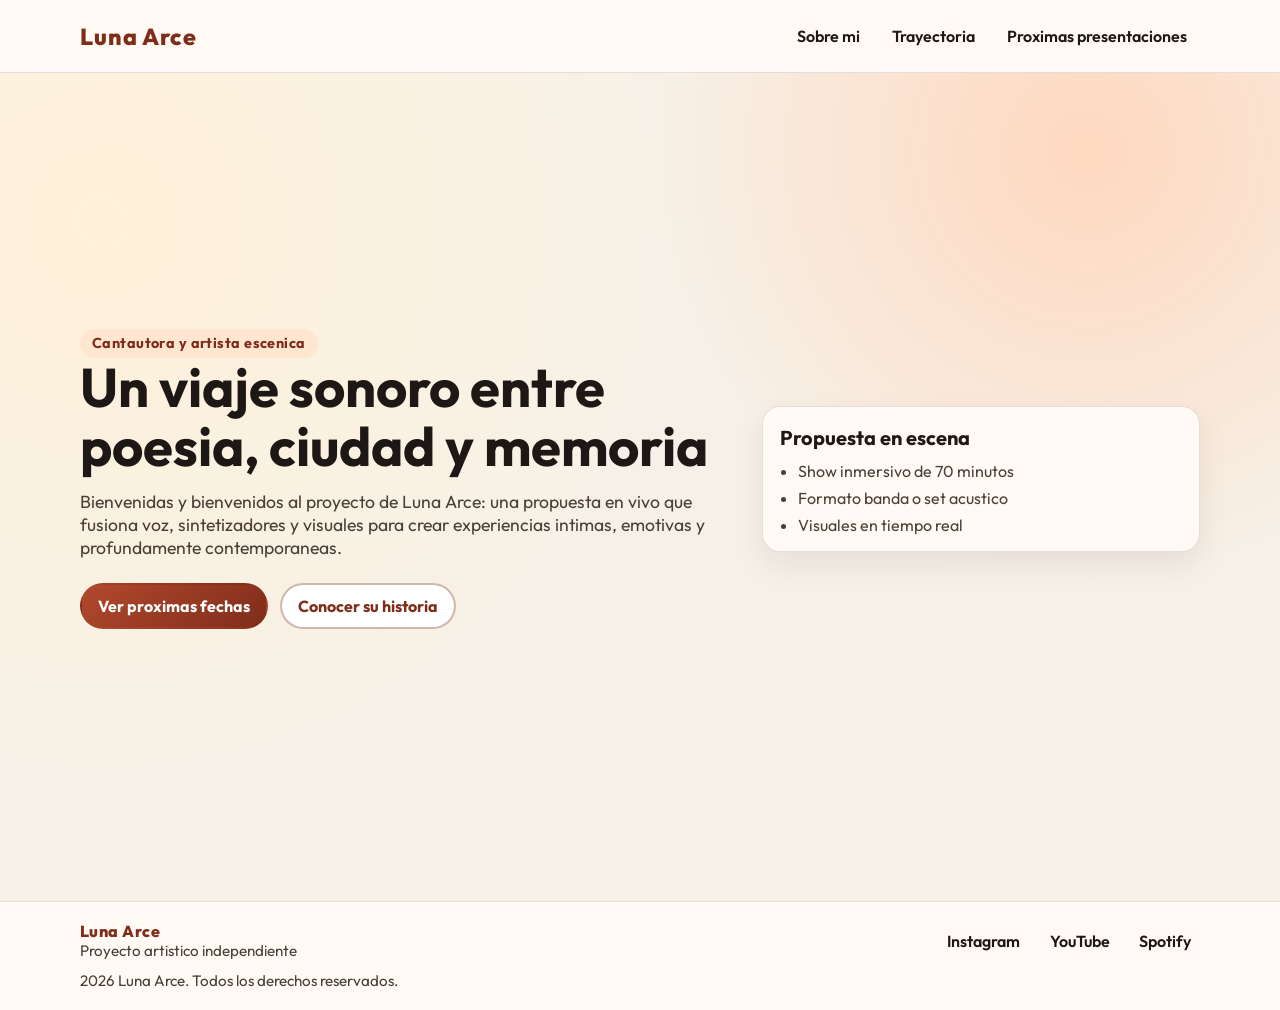
<file: index.html>
<!DOCTYPE html>
<html lang="es">
<head>
    <meta charset="UTF-8">
    <meta name="viewport" content="width=device-width, initial-scale=1.0">
    <title>Luna Arce | Bienvenida</title>
    <meta name="description" content="Landing oficial de Luna Arce con una bienvenida clara a su universo artistico.">
        <meta name="robots" content="index,follow">
        <meta name="author" content="Luna Arce">
        <link rel="canonical" href="https://lunaarce.art/">

        <meta property="og:type" content="website">
        <meta property="og:locale" content="es_ES">
        <meta property="og:site_name" content="Luna Arce">
        <meta property="og:title" content="Luna Arce | Bienvenida">
        <meta property="og:description" content="Bienvenida oficial al universo artistico de Luna Arce.">
        <meta property="og:url" content="https://lunaarce.art/">
        <meta property="og:image" content="https://images.unsplash.com/photo-1516280440614-37939bbacd81?auto=format&fit=crop&w=1200&q=80">

        <meta name="twitter:card" content="summary_large_image">
        <meta name="twitter:title" content="Luna Arce | Bienvenida">
        <meta name="twitter:description" content="Conoce la propuesta escenica de Luna Arce y sus proximas fechas.">
        <meta name="twitter:image" content="https://images.unsplash.com/photo-1516280440614-37939bbacd81?auto=format&fit=crop&w=1200&q=80">

    <link rel="stylesheet" href="styles.css">
    <script src="script.js" defer></script>

        <script type="application/ld+json">
        {
            "@context": "https://schema.org",
            "@graph": [
                {
                    "@type": "WebSite",
                    "name": "Luna Arce",
                    "url": "https://lunaarce.art/",
                    "inLanguage": "es"
                },
                {
                    "@type": "Person",
                    "name": "Luna Arce",
                    "jobTitle": "Cantautora y artista escenica",
                    "url": "https://lunaarce.art/",
                    "description": "Artista independiente que fusiona poesia, cancion y puesta en escena audiovisual.",
                    "image": "https://images.unsplash.com/photo-1516280440614-37939bbacd81?auto=format&fit=crop&w=1200&q=80",
                    "sameAs": [
                        "https://www.instagram.com/",
                        "https://www.youtube.com/",
                        "https://open.spotify.com/"
                    ]
                }
            ]
        }
        </script>
</head>
<body>
    <a class="skip-link" href="#contenido-principal">Saltar al contenido principal</a>

    <header class="site-header" aria-label="Encabezado principal">
        <div class="container nav-wrap">
            <a class="brand" href="index.html" aria-label="Ir al inicio">Luna Arce</a>

            <nav class="site-nav" aria-label="Navegacion principal">
                <button class="nav-toggle" type="button" aria-expanded="false" aria-controls="primary-navigation" aria-label="Abrir navegacion principal">
                    <span class="nav-toggle-box" aria-hidden="true">
                        <span class="nav-toggle-bar"></span>
                        <span class="nav-toggle-bar"></span>
                        <span class="nav-toggle-bar"></span>
                    </span>
                </button>
                <ul id="primary-navigation" class="nav-list" data-visible="false">
                    <li><a href="about.html">Sobre mi</a></li>
                    <li><a href="trajectory.html">Trayectoria</a></li>
                    <li><a href="shows.html">Proximas presentaciones</a></li>
                </ul>
            </nav>
        </div>
    </header>

    <main id="contenido-principal">
        <section id="inicio" class="hero" aria-labelledby="hero-title">
            <div class="container hero-grid">
                <div class="hero-copy">
                    <p class="eyebrow">Cantautora y artista escenica</p>
                    <h1 id="hero-title">Un viaje sonoro entre poesia, ciudad y memoria</h1>
                    <p class="hero-description">
                        Bienvenidas y bienvenidos al proyecto de Luna Arce: una propuesta en vivo
                        que fusiona voz, sintetizadores y visuales para crear experiencias intimas,
                        emotivas y profundamente contemporaneas.
                    </p>
                    <div class="hero-actions">
                        <a class="btn-primary" href="shows.html">Ver proximas fechas</a>
                        <a class="btn-secondary" href="about.html">Conocer su historia</a>
                    </div>
                </div>

                <aside class="hero-highlight" aria-label="Resumen del proyecto artistico">
                    <h2>Propuesta en escena</h2>
                    <ul>
                        <li>Show inmersivo de 70 minutos</li>
                        <li>Formato banda o set acustico</li>
                        <li>Visuales en tiempo real</li>
                    </ul>
                </aside>
            </div>
        </section>

    </main>

    <footer class="site-footer" aria-label="Pie de pagina">
        <div class="container footer-wrap">
            <div>
                <p class="footer-brand">Luna Arce</p>
                <p class="footer-copy">Proyecto artistico independiente</p>
            </div>

            <nav aria-label="Redes sociales">
                <ul class="footer-links">
                    <li><a href="https://www.instagram.com/" target="_blank" rel="noopener noreferrer">Instagram<span class="sr-only"> (abre en nueva pestana)</span></a></li>
                    <li><a href="https://www.youtube.com/" target="_blank" rel="noopener noreferrer">YouTube<span class="sr-only"> (abre en nueva pestana)</span></a></li>
                    <li><a href="https://open.spotify.com/" target="_blank" rel="noopener noreferrer">Spotify<span class="sr-only"> (abre en nueva pestana)</span></a></li>
                </ul>
            </nav>

            <p class="footer-legal">2026 Luna Arce. Todos los derechos reservados.</p>
        </div>
    </footer>
</body>
</html>
</file>
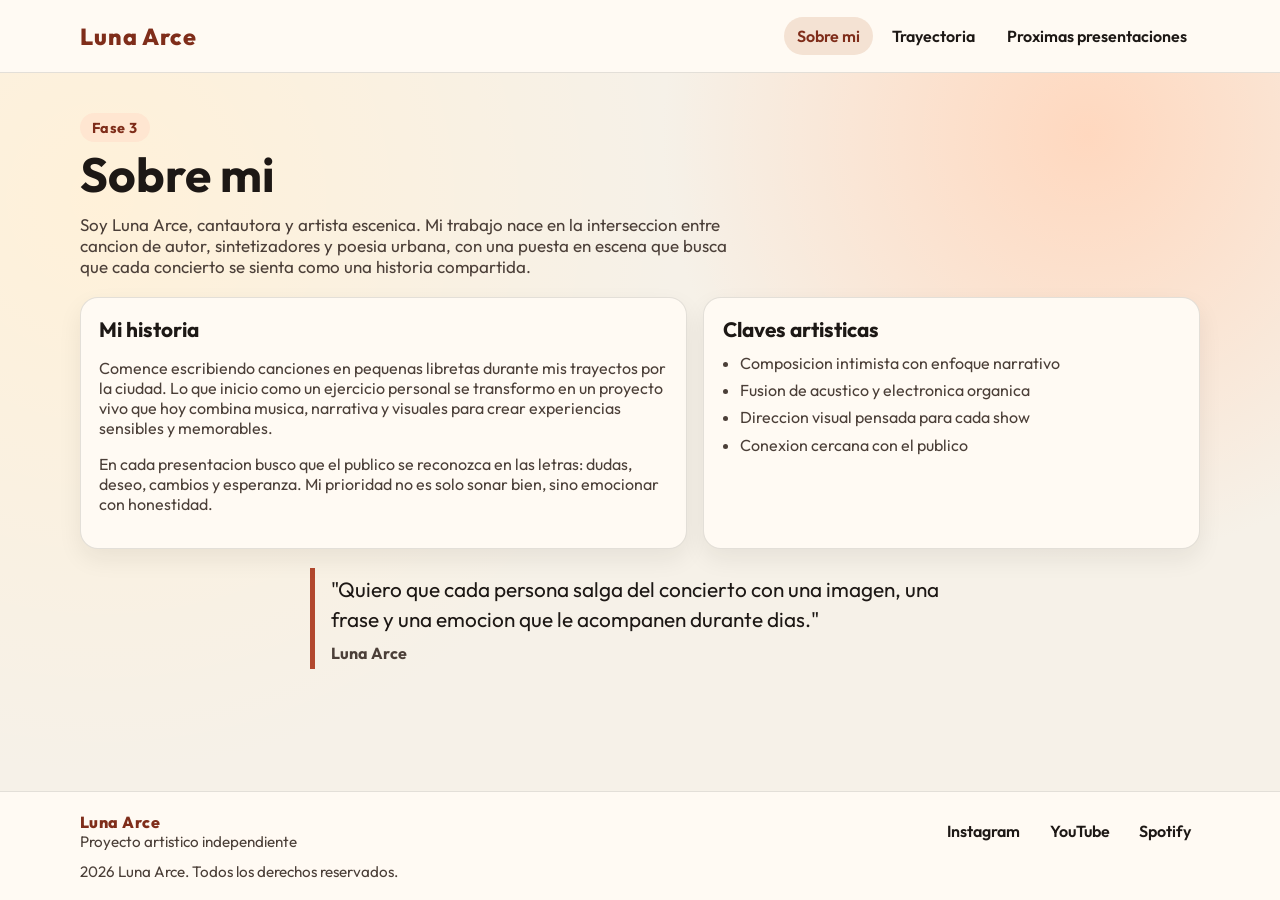
<file: about.html>
<!DOCTYPE html>
<html lang="es">
<head>
    <meta charset="UTF-8">
    <meta name="viewport" content="width=device-width, initial-scale=1.0">
    <title>Luna Arce | Sobre mi</title>
    <meta name="description" content="Conoce la historia de Luna Arce, su identidad artistica y la propuesta escenica que la define.">
        <meta name="robots" content="index,follow">
        <meta name="author" content="Luna Arce">
        <link rel="canonical" href="https://lunaarce.art/about.html">

        <meta property="og:type" content="profile">
        <meta property="og:locale" content="es_ES">
        <meta property="og:site_name" content="Luna Arce">
        <meta property="og:title" content="Luna Arce | Sobre mi">
        <meta property="og:description" content="Historia e identidad artistica de Luna Arce.">
        <meta property="og:url" content="https://lunaarce.art/about.html">
        <meta property="og:image" content="https://images.unsplash.com/photo-1516280440614-37939bbacd81?auto=format&fit=crop&w=1200&q=80">

        <meta name="twitter:card" content="summary_large_image">
        <meta name="twitter:title" content="Luna Arce | Sobre mi">
        <meta name="twitter:description" content="Conoce la historia artistica de Luna Arce y su propuesta escenica.">
        <meta name="twitter:image" content="https://images.unsplash.com/photo-1516280440614-37939bbacd81?auto=format&fit=crop&w=1200&q=80">

    <link rel="stylesheet" href="styles.css">
    <script src="script.js" defer></script>

        <script type="application/ld+json">
        {
            "@context": "https://schema.org",
            "@type": "ProfilePage",
            "name": "Sobre Luna Arce",
            "url": "https://lunaarce.art/about.html",
            "mainEntity": {
                "@type": "Person",
                "name": "Luna Arce",
                "jobTitle": "Cantautora y artista escenica",
                "description": "Compositora y performer con enfoque narrativo y puesta audiovisual.",
                "sameAs": [
                    "https://www.instagram.com/",
                    "https://www.youtube.com/",
                    "https://open.spotify.com/"
                ]
            }
        }
        </script>
</head>
<body>
    <a class="skip-link" href="#contenido-principal">Saltar al contenido principal</a>

    <header class="site-header" aria-label="Encabezado principal">
        <div class="container nav-wrap">
            <a class="brand" href="index.html" aria-label="Ir al inicio">Luna Arce</a>

            <nav class="site-nav" aria-label="Navegacion principal">
                <button class="nav-toggle" type="button" aria-expanded="false" aria-controls="primary-navigation" aria-label="Abrir navegacion principal">
                    <span class="nav-toggle-box" aria-hidden="true">
                        <span class="nav-toggle-bar"></span>
                        <span class="nav-toggle-bar"></span>
                        <span class="nav-toggle-bar"></span>
                    </span>
                </button>
                <ul id="primary-navigation" class="nav-list" data-visible="false">
                    <li><a href="about.html" aria-current="page">Sobre mi</a></li>
                    <li><a href="trajectory.html">Trayectoria</a></li>
                    <li><a href="shows.html">Proximas presentaciones</a></li>
                </ul>
            </nav>
        </div>
    </header>

    <main id="contenido-principal" class="page-main">
        <section class="section-shell" aria-labelledby="about-title">
            <div class="container">
                <p class="eyebrow">Fase 3</p>
                <h1 id="about-title" class="page-title">Sobre mi</h1>
                <p class="section-intro">
                    Soy Luna Arce, cantautora y artista escenica. Mi trabajo nace en la interseccion
                    entre cancion de autor, sintetizadores y poesia urbana, con una puesta en escena
                    que busca que cada concierto se sienta como una historia compartida.
                </p>
            </div>
        </section>

        <section class="section-shell" aria-label="Historia del proyecto artistico">
            <div class="container about-grid">
                <article class="about-card">
                    <h2>Mi historia</h2>
                    <p>
                        Comence escribiendo canciones en pequenas libretas durante mis trayectos por la ciudad.
                        Lo que inicio como un ejercicio personal se transformo en un proyecto vivo que hoy combina
                        musica, narrativa y visuales para crear experiencias sensibles y memorables.
                    </p>
                    <p>
                        En cada presentacion busco que el publico se reconozca en las letras: dudas, deseo, cambios
                        y esperanza. Mi prioridad no es solo sonar bien, sino emocionar con honestidad.
                    </p>
                </article>

                <aside class="about-card" aria-label="Claves artisticas">
                    <h2>Claves artisticas</h2>
                    <ul>
                        <li>Composicion intimista con enfoque narrativo</li>
                        <li>Fusion de acustico y electronica organica</li>
                        <li>Direccion visual pensada para cada show</li>
                        <li>Conexion cercana con el publico</li>
                    </ul>
                </aside>
            </div>
        </section>

        <section class="section-shell" aria-label="Mensaje de identidad">
            <div class="container quote-block">
                <p>
                    "Quiero que cada persona salga del concierto con una imagen, una frase y una emocion que le
                    acompanen durante dias."
                </p>
                <span>Luna Arce</span>
            </div>
        </section>
    </main>

    <footer class="site-footer" aria-label="Pie de pagina">
        <div class="container footer-wrap">
            <div>
                <p class="footer-brand">Luna Arce</p>
                <p class="footer-copy">Proyecto artistico independiente</p>
            </div>

            <nav aria-label="Redes sociales">
                <ul class="footer-links">
                    <li><a href="https://www.instagram.com/" target="_blank" rel="noopener noreferrer">Instagram<span class="sr-only"> (abre en nueva pestana)</span></a></li>
                    <li><a href="https://www.youtube.com/" target="_blank" rel="noopener noreferrer">YouTube<span class="sr-only"> (abre en nueva pestana)</span></a></li>
                    <li><a href="https://open.spotify.com/" target="_blank" rel="noopener noreferrer">Spotify<span class="sr-only"> (abre en nueva pestana)</span></a></li>
                </ul>
            </nav>

            <p class="footer-legal">2026 Luna Arce. Todos los derechos reservados.</p>
        </div>
    </footer>
</body>
</html>
</file>
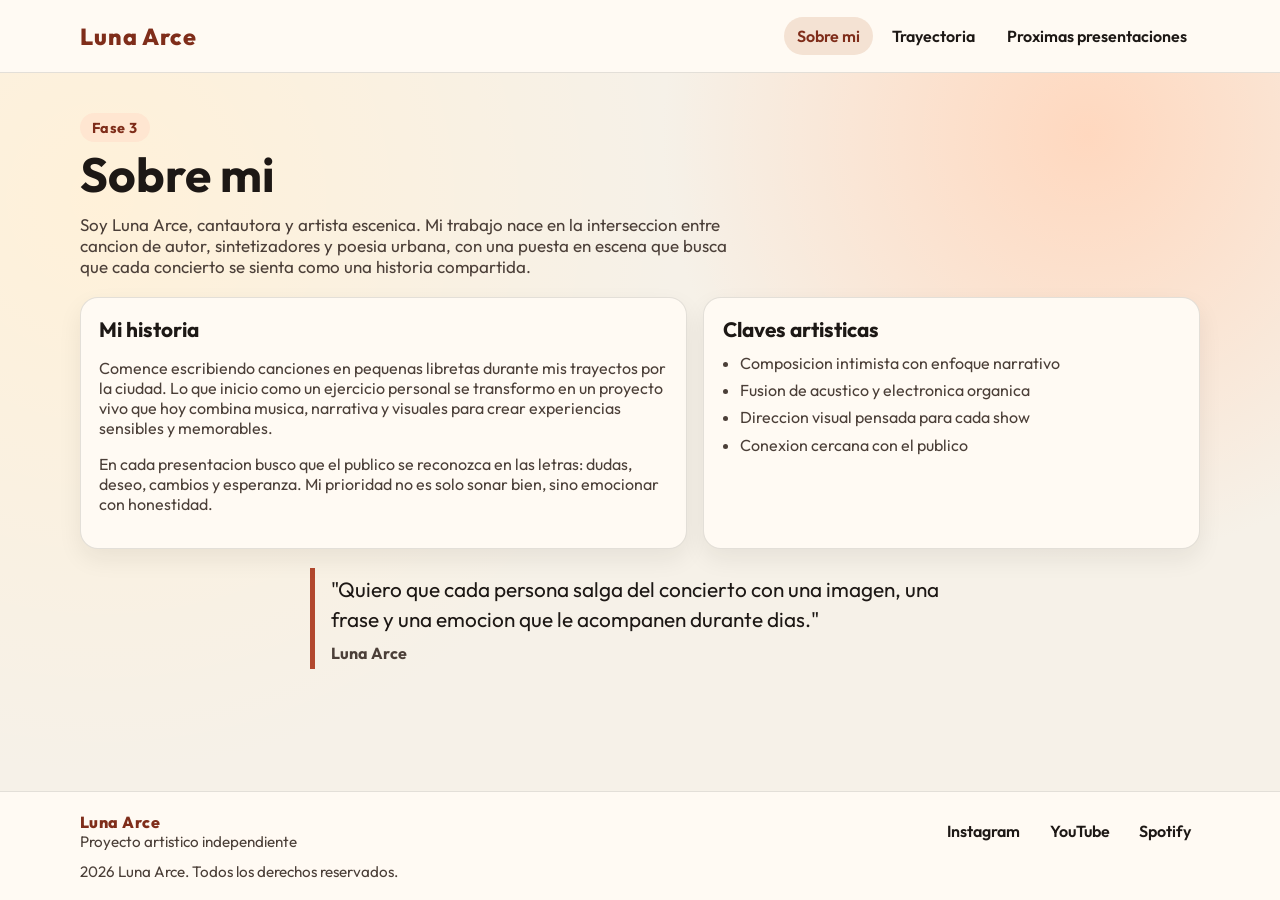
<file: aboutme.html>
<!DOCTYPE html>
<html lang="es">
<head>
    <meta charset="UTF-8">
    <meta name="viewport" content="width=device-width, initial-scale=1.0">
    <title>Luna Arce | Sobre mi</title>
    <meta name="description" content="Conoce la historia de Luna Arce, su identidad artistica y la propuesta escenica que la define.">
        <meta name="robots" content="index,follow">
        <meta name="author" content="Luna Arce">
        <link rel="canonical" href="https://lunaarce.art/aboutme.html">

        <meta property="og:type" content="profile">
        <meta property="og:locale" content="es_ES">
        <meta property="og:site_name" content="Luna Arce">
        <meta property="og:title" content="Luna Arce | Sobre mi">
        <meta property="og:description" content="Historia e identidad artistica de Luna Arce.">
        <meta property="og:url" content="https://lunaarce.art/aboutme.html">
        <meta property="og:image" content="https://images.unsplash.com/photo-1516280440614-37939bbacd81?auto=format&fit=crop&w=1200&q=80">

        <meta name="twitter:card" content="summary_large_image">
        <meta name="twitter:title" content="Luna Arce | Sobre mi">
        <meta name="twitter:description" content="Conoce la historia artistica de Luna Arce y su propuesta escenica.">
        <meta name="twitter:image" content="https://images.unsplash.com/photo-1516280440614-37939bbacd81?auto=format&fit=crop&w=1200&q=80">

    <link rel="stylesheet" href="styles.css">
    <script src="script.js" defer></script>

        <script type="application/ld+json">
        {
            "@context": "https://schema.org",
            "@type": "ProfilePage",
            "name": "Sobre Luna Arce",
            "url": "https://lunaarce.art/aboutme.html",
            "mainEntity": {
                "@type": "Person",
                "name": "Luna Arce",
                "jobTitle": "Cantautora y artista escenica",
                "description": "Compositora y performer con enfoque narrativo y puesta audiovisual.",
                "sameAs": [
                    "https://www.instagram.com/",
                    "https://www.youtube.com/",
                    "https://open.spotify.com/"
                ]
            }
        }
        </script>
</head>
<body>
    <a class="skip-link" href="#contenido-principal">Saltar al contenido principal</a>

    <header class="site-header" aria-label="Encabezado principal">
        <div class="container nav-wrap">
            <a class="brand" href="index.html" aria-label="Ir al inicio">Luna Arce</a>

            <nav class="site-nav" aria-label="Navegacion principal">
                <button class="nav-toggle" type="button" aria-expanded="false" aria-controls="primary-navigation" aria-label="Abrir navegacion principal">
                    <span class="nav-toggle-box" aria-hidden="true">
                        <span class="nav-toggle-bar"></span>
                        <span class="nav-toggle-bar"></span>
                        <span class="nav-toggle-bar"></span>
                    </span>
                </button>
                <ul id="primary-navigation" class="nav-list" data-visible="false">
                    <li><a href="aboutme.html" aria-current="page">Sobre mi</a></li>
                    <li><a href="trayectoria.html">Trayectoria</a></li>
                    <li><a href="presentaciones.html">Proximas presentaciones</a></li>
                </ul>
            </nav>
        </div>
    </header>

    <main id="contenido-principal" class="page-main">
        <section class="section-shell" aria-labelledby="about-title">
            <div class="container">
                <p class="eyebrow">Fase 3</p>
                <h1 id="about-title" class="page-title">Sobre mi</h1>
                <p class="section-intro">
                    Soy Luna Arce, cantautora y artista escenica. Mi trabajo nace en la interseccion
                    entre cancion de autor, sintetizadores y poesia urbana, con una puesta en escena
                    que busca que cada concierto se sienta como una historia compartida.
                </p>
            </div>
        </section>

        <section class="section-shell" aria-label="Historia del proyecto artistico">
            <div class="container about-grid">
                <article class="about-card">
                    <h2>Mi historia</h2>
                    <p>
                        Comence escribiendo canciones en pequenas libretas durante mis trayectos por la ciudad.
                        Lo que inicio como un ejercicio personal se transformo en un proyecto vivo que hoy combina
                        musica, narrativa y visuales para crear experiencias sensibles y memorables.
                    </p>
                    <p>
                        En cada presentacion busco que el publico se reconozca en las letras: dudas, deseo, cambios
                        y esperanza. Mi prioridad no es solo sonar bien, sino emocionar con honestidad.
                    </p>
                </article>

                <aside class="about-card" aria-label="Claves artisticas">
                    <h2>Claves artisticas</h2>
                    <ul>
                        <li>Composicion intimista con enfoque narrativo</li>
                        <li>Fusion de acustico y electronica organica</li>
                        <li>Direccion visual pensada para cada show</li>
                        <li>Conexion cercana con el publico</li>
                    </ul>
                </aside>
            </div>
        </section>

        <section class="section-shell" aria-label="Mensaje de identidad">
            <div class="container quote-block">
                <p>
                    "Quiero que cada persona salga del concierto con una imagen, una frase y una emocion que le
                    acompanen durante dias."
                </p>
                <span>Luna Arce</span>
            </div>
        </section>
    </main>

    <footer class="site-footer" aria-label="Pie de pagina">
        <div class="container footer-wrap">
            <div>
                <p class="footer-brand">Luna Arce</p>
                <p class="footer-copy">Proyecto artistico independiente</p>
            </div>

            <nav aria-label="Redes sociales">
                <ul class="footer-links">
                    <li><a href="https://www.instagram.com/" target="_blank" rel="noopener noreferrer">Instagram<span class="sr-only"> (abre en nueva pestana)</span></a></li>
                    <li><a href="https://www.youtube.com/" target="_blank" rel="noopener noreferrer">YouTube<span class="sr-only"> (abre en nueva pestana)</span></a></li>
                    <li><a href="https://open.spotify.com/" target="_blank" rel="noopener noreferrer">Spotify<span class="sr-only"> (abre en nueva pestana)</span></a></li>
                </ul>
            </nav>

            <p class="footer-legal">2026 Luna Arce. Todos los derechos reservados.</p>
        </div>
    </footer>
</body>
</html>
</file>
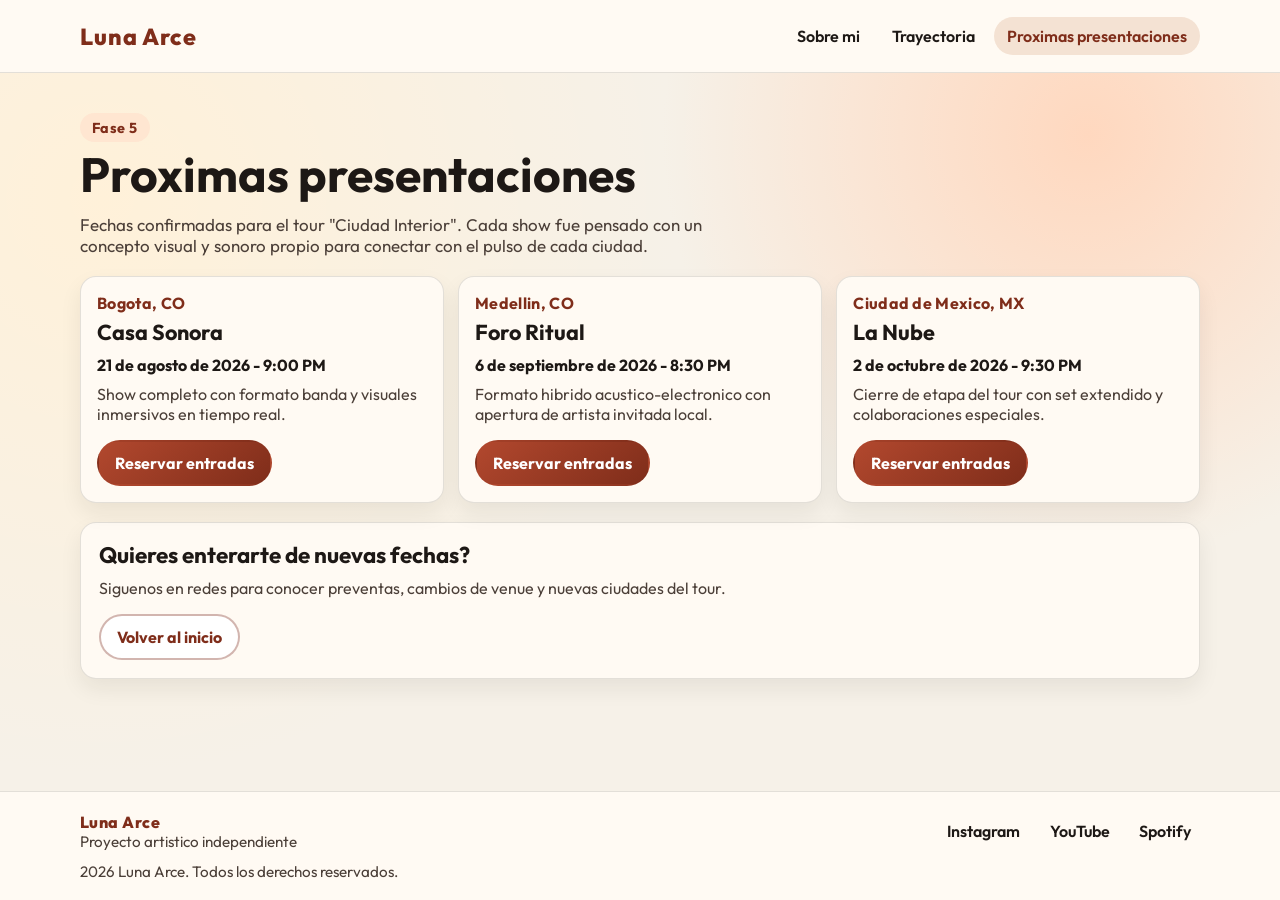
<file: presentaciones.html>
<!DOCTYPE html>
<html lang="es">
<head>
    <meta charset="UTF-8">
    <meta name="viewport" content="width=device-width, initial-scale=1.0">
    <title>Luna Arce | Proximas presentaciones</title>
    <meta name="description" content="Descubre las proximas presentaciones de Luna Arce, fechas confirmadas y enlaces para reservar entradas.">
        <meta name="robots" content="index,follow">
        <meta name="author" content="Luna Arce">
        <link rel="canonical" href="https://lunaarce.art/presentaciones.html">

        <meta property="og:type" content="website">
        <meta property="og:locale" content="es_ES">
        <meta property="og:site_name" content="Luna Arce">
        <meta property="og:title" content="Luna Arce | Proximas presentaciones">
        <meta property="og:description" content="Agenda de shows confirmados con fecha, ciudad y venue.">
        <meta property="og:url" content="https://lunaarce.art/presentaciones.html">
        <meta property="og:image" content="https://images.unsplash.com/photo-1493225457124-a3eb161ffa5f?auto=format&fit=crop&w=1200&q=80">

        <meta name="twitter:card" content="summary_large_image">
        <meta name="twitter:title" content="Luna Arce | Proximas presentaciones">
        <meta name="twitter:description" content="Revisa fechas confirmadas y reserva entradas para el tour Ciudad Interior.">
        <meta name="twitter:image" content="https://images.unsplash.com/photo-1493225457124-a3eb161ffa5f?auto=format&fit=crop&w=1200&q=80">

    <link rel="stylesheet" href="styles.css">
    <script src="script.js" defer></script>

        <script type="application/ld+json">
        {
            "@context": "https://schema.org",
            "@graph": [
                {
                    "@type": "Event",
                    "name": "Luna Arce en Casa Sonora",
                    "startDate": "2026-08-21T21:00:00-05:00",
                    "eventStatus": "https://schema.org/EventScheduled",
                    "eventAttendanceMode": "https://schema.org/OfflineEventAttendanceMode",
                    "location": {
                        "@type": "Place",
                        "name": "Casa Sonora",
                        "address": {
                            "@type": "PostalAddress",
                            "addressLocality": "Bogota",
                            "addressCountry": "CO"
                        }
                    },
                    "performer": {
                        "@type": "Person",
                        "name": "Luna Arce"
                    },
                    "offers": {
                        "@type": "Offer",
                        "url": "https://lunaarce.art/presentaciones.html",
                        "priceCurrency": "USD",
                        "price": "15",
                        "availability": "https://schema.org/InStock"
                    }
                },
                {
                    "@type": "Event",
                    "name": "Luna Arce en Foro Ritual",
                    "startDate": "2026-09-06T20:30:00-05:00",
                    "eventStatus": "https://schema.org/EventScheduled",
                    "eventAttendanceMode": "https://schema.org/OfflineEventAttendanceMode",
                    "location": {
                        "@type": "Place",
                        "name": "Foro Ritual",
                        "address": {
                            "@type": "PostalAddress",
                            "addressLocality": "Medellin",
                            "addressCountry": "CO"
                        }
                    },
                    "performer": {
                        "@type": "Person",
                        "name": "Luna Arce"
                    }
                },
                {
                    "@type": "Event",
                    "name": "Luna Arce en La Nube",
                    "startDate": "2026-10-02T21:30:00-06:00",
                    "eventStatus": "https://schema.org/EventScheduled",
                    "eventAttendanceMode": "https://schema.org/OfflineEventAttendanceMode",
                    "location": {
                        "@type": "Place",
                        "name": "La Nube",
                        "address": {
                            "@type": "PostalAddress",
                            "addressLocality": "Ciudad de Mexico",
                            "addressCountry": "MX"
                        }
                    },
                    "performer": {
                        "@type": "Person",
                        "name": "Luna Arce"
                    }
                }
            ]
        }
        </script>
</head>
<body>
    <a class="skip-link" href="#contenido-principal">Saltar al contenido principal</a>

    <header class="site-header" aria-label="Encabezado principal">
        <div class="container nav-wrap">
            <a class="brand" href="index.html" aria-label="Ir al inicio">Luna Arce</a>

            <nav class="site-nav" aria-label="Navegacion principal">
                <button class="nav-toggle" type="button" aria-expanded="false" aria-controls="primary-navigation" aria-label="Abrir navegacion principal">
                    <span class="nav-toggle-box" aria-hidden="true">
                        <span class="nav-toggle-bar"></span>
                        <span class="nav-toggle-bar"></span>
                        <span class="nav-toggle-bar"></span>
                    </span>
                </button>
                <ul id="primary-navigation" class="nav-list" data-visible="false">
                    <li><a href="aboutme.html">Sobre mi</a></li>
                    <li><a href="trayectoria.html">Trayectoria</a></li>
                    <li><a href="presentaciones.html" aria-current="page">Proximas presentaciones</a></li>
                </ul>
            </nav>
        </div>
    </header>

    <main id="contenido-principal" class="page-main">
        <section class="section-shell" aria-labelledby="shows-title">
            <div class="container">
                <p class="eyebrow">Fase 5</p>
                <h1 id="shows-title" class="page-title">Proximas presentaciones</h1>
                <p class="section-intro">
                    Fechas confirmadas para el tour "Ciudad Interior". Cada show fue pensado con un concepto
                    visual y sonoro propio para conectar con el pulso de cada ciudad.
                </p>
            </div>
        </section>

        <section class="section-shell" aria-label="Agenda de presentaciones">
            <div class="container event-grid">
                <article class="event-card" aria-label="Fecha en Bogota">
                    <p class="event-city">Bogota, CO</p>
                    <h2>Casa Sonora</h2>
                    <p class="event-date"><time datetime="2026-08-21T21:00:00-05:00">21 de agosto de 2026 - 9:00 PM</time></p>
                    <p class="event-copy">
                        Show completo con formato banda y visuales inmersivos en tiempo real.
                    </p>
                    <a class="btn-primary" href="https://example.com/entradas-casa-sonora" target="_blank" rel="noopener noreferrer" aria-label="Reservar entradas para Casa Sonora en Bogota (abre en nueva pestana)">Reservar entradas</a>
                </article>

                <article class="event-card" aria-label="Fecha en Medellin">
                    <p class="event-city">Medellin, CO</p>
                    <h2>Foro Ritual</h2>
                    <p class="event-date"><time datetime="2026-09-06T20:30:00-05:00">6 de septiembre de 2026 - 8:30 PM</time></p>
                    <p class="event-copy">
                        Formato hibrido acustico-electronico con apertura de artista invitada local.
                    </p>
                    <a class="btn-primary" href="https://example.com/entradas-foro-ritual" target="_blank" rel="noopener noreferrer" aria-label="Reservar entradas para Foro Ritual en Medellin (abre en nueva pestana)">Reservar entradas</a>
                </article>

                <article class="event-card" aria-label="Fecha en Ciudad de Mexico">
                    <p class="event-city">Ciudad de Mexico, MX</p>
                    <h2>La Nube</h2>
                    <p class="event-date"><time datetime="2026-10-02T21:30:00-06:00">2 de octubre de 2026 - 9:30 PM</time></p>
                    <p class="event-copy">
                        Cierre de etapa del tour con set extendido y colaboraciones especiales.
                    </p>
                    <a class="btn-primary" href="https://example.com/entradas-la-nube" target="_blank" rel="noopener noreferrer" aria-label="Reservar entradas para La Nube en Ciudad de Mexico (abre en nueva pestana)">Reservar entradas</a>
                </article>
            </div>
        </section>

        <section class="section-shell" aria-label="Canal de novedades">
            <div class="container notice-box">
                <h2>Quieres enterarte de nuevas fechas?</h2>
                <p>
                    Siguenos en redes para conocer preventas, cambios de venue y nuevas ciudades del tour.
                </p>
                <a class="btn-secondary" href="index.html">Volver al inicio</a>
            </div>
        </section>
    </main>

    <footer class="site-footer" aria-label="Pie de pagina">
        <div class="container footer-wrap">
            <div>
                <p class="footer-brand">Luna Arce</p>
                <p class="footer-copy">Proyecto artistico independiente</p>
            </div>

            <nav aria-label="Redes sociales">
                <ul class="footer-links">
                    <li><a href="https://www.instagram.com/" target="_blank" rel="noopener noreferrer">Instagram<span class="sr-only"> (abre en nueva pestana)</span></a></li>
                    <li><a href="https://www.youtube.com/" target="_blank" rel="noopener noreferrer">YouTube<span class="sr-only"> (abre en nueva pestana)</span></a></li>
                    <li><a href="https://open.spotify.com/" target="_blank" rel="noopener noreferrer">Spotify<span class="sr-only"> (abre en nueva pestana)</span></a></li>
                </ul>
            </nav>

            <p class="footer-legal">2026 Luna Arce. Todos los derechos reservados.</p>
        </div>
    </footer>
</body>
</html>
</file>
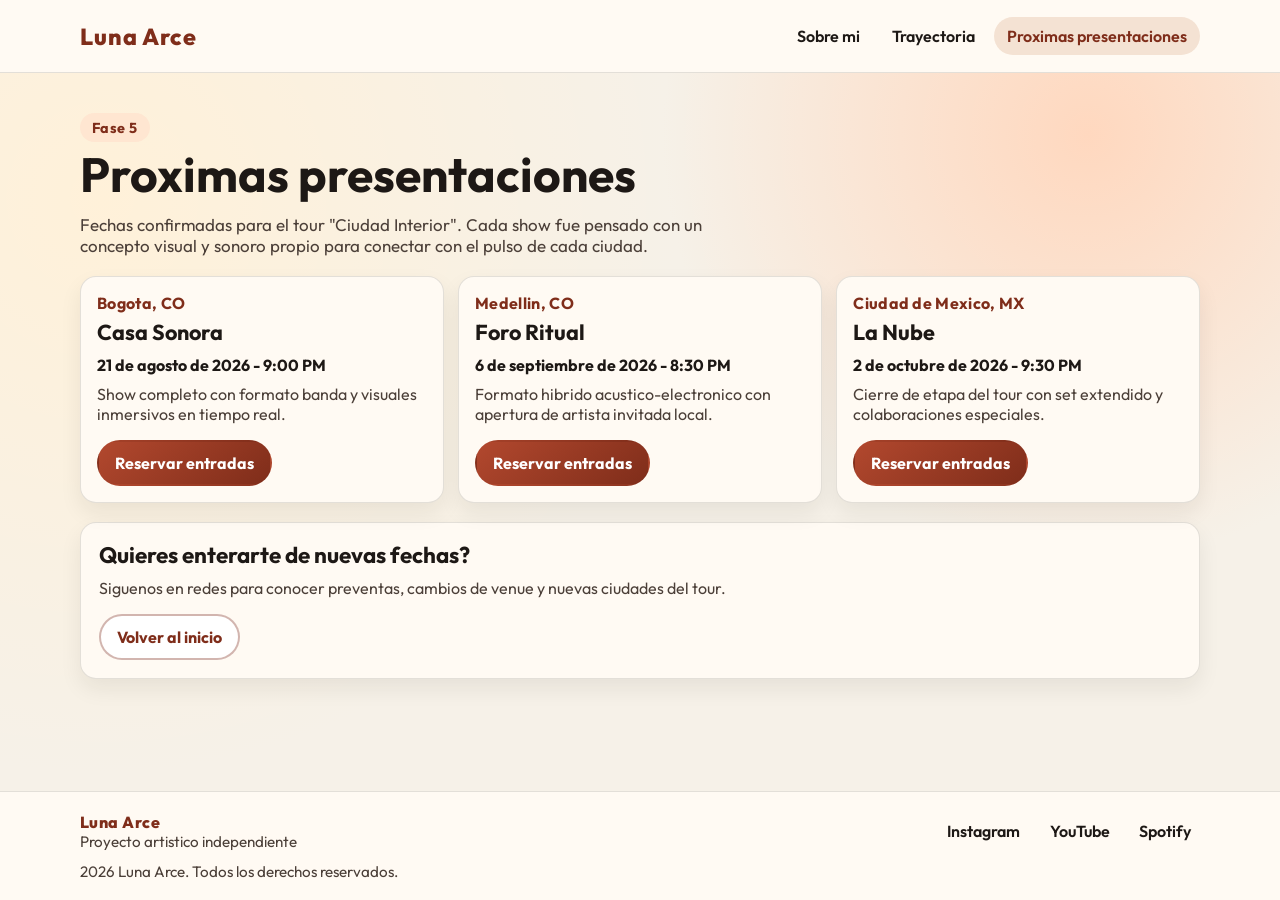
<file: shows.html>
<!DOCTYPE html>
<html lang="es">
<head>
    <meta charset="UTF-8">
    <meta name="viewport" content="width=device-width, initial-scale=1.0">
    <title>Luna Arce | Proximas presentaciones</title>
    <meta name="description" content="Descubre las proximas presentaciones de Luna Arce, fechas confirmadas y enlaces para reservar entradas.">
        <meta name="robots" content="index,follow">
        <meta name="author" content="Luna Arce">
        <link rel="canonical" href="https://lunaarce.art/shows.html">

        <meta property="og:type" content="website">
        <meta property="og:locale" content="es_ES">
        <meta property="og:site_name" content="Luna Arce">
        <meta property="og:title" content="Luna Arce | Proximas presentaciones">
        <meta property="og:description" content="Agenda de shows confirmados con fecha, ciudad y venue.">
        <meta property="og:url" content="https://lunaarce.art/shows.html">
        <meta property="og:image" content="https://images.unsplash.com/photo-1493225457124-a3eb161ffa5f?auto=format&fit=crop&w=1200&q=80">

        <meta name="twitter:card" content="summary_large_image">
        <meta name="twitter:title" content="Luna Arce | Proximas presentaciones">
        <meta name="twitter:description" content="Revisa fechas confirmadas y reserva entradas para el tour Ciudad Interior.">
        <meta name="twitter:image" content="https://images.unsplash.com/photo-1493225457124-a3eb161ffa5f?auto=format&fit=crop&w=1200&q=80">

    <link rel="stylesheet" href="styles.css">
    <script src="script.js" defer></script>

        <script type="application/ld+json">
        {
            "@context": "https://schema.org",
            "@graph": [
                {
                    "@type": "Event",
                    "name": "Luna Arce en Casa Sonora",
                    "startDate": "2026-08-21T21:00:00-05:00",
                    "eventStatus": "https://schema.org/EventScheduled",
                    "eventAttendanceMode": "https://schema.org/OfflineEventAttendanceMode",
                    "location": {
                        "@type": "Place",
                        "name": "Casa Sonora",
                        "address": {
                            "@type": "PostalAddress",
                            "addressLocality": "Bogota",
                            "addressCountry": "CO"
                        }
                    },
                    "performer": {
                        "@type": "Person",
                        "name": "Luna Arce"
                    },
                    "offers": {
                        "@type": "Offer",
                        "url": "https://lunaarce.art/shows.html",
                        "priceCurrency": "USD",
                        "price": "15",
                        "availability": "https://schema.org/InStock"
                    }
                },
                {
                    "@type": "Event",
                    "name": "Luna Arce en Foro Ritual",
                    "startDate": "2026-09-06T20:30:00-05:00",
                    "eventStatus": "https://schema.org/EventScheduled",
                    "eventAttendanceMode": "https://schema.org/OfflineEventAttendanceMode",
                    "location": {
                        "@type": "Place",
                        "name": "Foro Ritual",
                        "address": {
                            "@type": "PostalAddress",
                            "addressLocality": "Medellin",
                            "addressCountry": "CO"
                        }
                    },
                    "performer": {
                        "@type": "Person",
                        "name": "Luna Arce"
                    }
                },
                {
                    "@type": "Event",
                    "name": "Luna Arce en La Nube",
                    "startDate": "2026-10-02T21:30:00-06:00",
                    "eventStatus": "https://schema.org/EventScheduled",
                    "eventAttendanceMode": "https://schema.org/OfflineEventAttendanceMode",
                    "location": {
                        "@type": "Place",
                        "name": "La Nube",
                        "address": {
                            "@type": "PostalAddress",
                            "addressLocality": "Ciudad de Mexico",
                            "addressCountry": "MX"
                        }
                    },
                    "performer": {
                        "@type": "Person",
                        "name": "Luna Arce"
                    }
                }
            ]
        }
        </script>
</head>
<body>
    <a class="skip-link" href="#contenido-principal">Saltar al contenido principal</a>

    <header class="site-header" aria-label="Encabezado principal">
        <div class="container nav-wrap">
            <a class="brand" href="index.html" aria-label="Ir al inicio">Luna Arce</a>

            <nav class="site-nav" aria-label="Navegacion principal">
                <button class="nav-toggle" type="button" aria-expanded="false" aria-controls="primary-navigation" aria-label="Abrir navegacion principal">
                    <span class="nav-toggle-box" aria-hidden="true">
                        <span class="nav-toggle-bar"></span>
                        <span class="nav-toggle-bar"></span>
                        <span class="nav-toggle-bar"></span>
                    </span>
                </button>
                <ul id="primary-navigation" class="nav-list" data-visible="false">
                    <li><a href="about.html">Sobre mi</a></li>
                    <li><a href="trajectory.html">Trayectoria</a></li>
                    <li><a href="shows.html" aria-current="page">Proximas presentaciones</a></li>
                </ul>
            </nav>
        </div>
    </header>

    <main id="contenido-principal" class="page-main">
        <section class="section-shell" aria-labelledby="shows-title">
            <div class="container">
                <p class="eyebrow">Fase 5</p>
                <h1 id="shows-title" class="page-title">Proximas presentaciones</h1>
                <p class="section-intro">
                    Fechas confirmadas para el tour "Ciudad Interior". Cada show fue pensado con un concepto
                    visual y sonoro propio para conectar con el pulso de cada ciudad.
                </p>
            </div>
        </section>

        <section class="section-shell" aria-label="Agenda de presentaciones">
            <div class="container event-grid">
                <article class="event-card" aria-label="Fecha en Bogota">
                    <p class="event-city">Bogota, CO</p>
                    <h2>Casa Sonora</h2>
                    <p class="event-date"><time datetime="2026-08-21T21:00:00-05:00">21 de agosto de 2026 - 9:00 PM</time></p>
                    <p class="event-copy">
                        Show completo con formato banda y visuales inmersivos en tiempo real.
                    </p>
                    <a class="btn-primary" href="https://example.com/entradas-casa-sonora" target="_blank" rel="noopener noreferrer" aria-label="Reservar entradas para Casa Sonora en Bogota (abre en nueva pestana)">Reservar entradas</a>
                </article>

                <article class="event-card" aria-label="Fecha en Medellin">
                    <p class="event-city">Medellin, CO</p>
                    <h2>Foro Ritual</h2>
                    <p class="event-date"><time datetime="2026-09-06T20:30:00-05:00">6 de septiembre de 2026 - 8:30 PM</time></p>
                    <p class="event-copy">
                        Formato hibrido acustico-electronico con apertura de artista invitada local.
                    </p>
                    <a class="btn-primary" href="https://example.com/entradas-foro-ritual" target="_blank" rel="noopener noreferrer" aria-label="Reservar entradas para Foro Ritual en Medellin (abre en nueva pestana)">Reservar entradas</a>
                </article>

                <article class="event-card" aria-label="Fecha en Ciudad de Mexico">
                    <p class="event-city">Ciudad de Mexico, MX</p>
                    <h2>La Nube</h2>
                    <p class="event-date"><time datetime="2026-10-02T21:30:00-06:00">2 de octubre de 2026 - 9:30 PM</time></p>
                    <p class="event-copy">
                        Cierre de etapa del tour con set extendido y colaboraciones especiales.
                    </p>
                    <a class="btn-primary" href="https://example.com/entradas-la-nube" target="_blank" rel="noopener noreferrer" aria-label="Reservar entradas para La Nube en Ciudad de Mexico (abre en nueva pestana)">Reservar entradas</a>
                </article>
            </div>
        </section>

        <section class="section-shell" aria-label="Canal de novedades">
            <div class="container notice-box">
                <h2>Quieres enterarte de nuevas fechas?</h2>
                <p>
                    Siguenos en redes para conocer preventas, cambios de venue y nuevas ciudades del tour.
                </p>
                <a class="btn-secondary" href="index.html">Volver al inicio</a>
            </div>
        </section>
    </main>

    <footer class="site-footer" aria-label="Pie de pagina">
        <div class="container footer-wrap">
            <div>
                <p class="footer-brand">Luna Arce</p>
                <p class="footer-copy">Proyecto artistico independiente</p>
            </div>

            <nav aria-label="Redes sociales">
                <ul class="footer-links">
                    <li><a href="https://www.instagram.com/" target="_blank" rel="noopener noreferrer">Instagram<span class="sr-only"> (abre en nueva pestana)</span></a></li>
                    <li><a href="https://www.youtube.com/" target="_blank" rel="noopener noreferrer">YouTube<span class="sr-only"> (abre en nueva pestana)</span></a></li>
                    <li><a href="https://open.spotify.com/" target="_blank" rel="noopener noreferrer">Spotify<span class="sr-only"> (abre en nueva pestana)</span></a></li>
                </ul>
            </nav>

            <p class="footer-legal">2026 Luna Arce. Todos los derechos reservados.</p>
        </div>
    </footer>
</body>
</html>
</file>
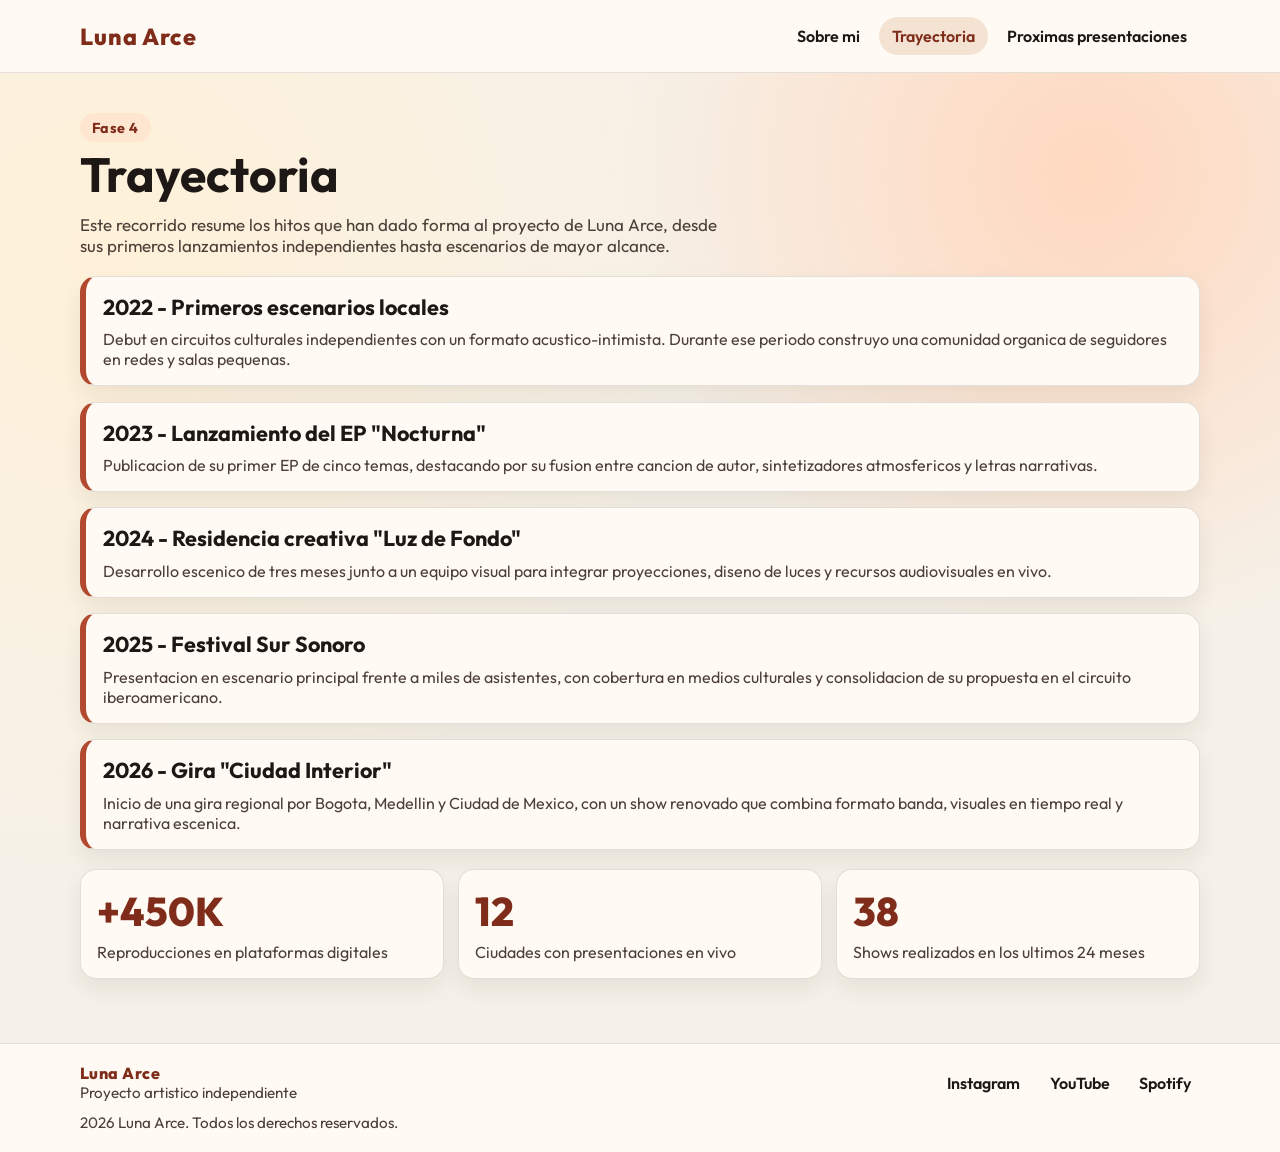
<file: trajectory.html>
<!DOCTYPE html>
<html lang="es">
<head>
    <meta charset="UTF-8">
    <meta name="viewport" content="width=device-width, initial-scale=1.0">
    <title>Luna Arce | Trayectoria</title>
    <meta name="description" content="Recorre la trayectoria de Luna Arce: lanzamientos, festivales y colaboraciones que consolidan su propuesta artistica.">
        <meta name="robots" content="index,follow">
        <meta name="author" content="Luna Arce">
        <link rel="canonical" href="https://lunaarce.art/trajectory.html">

        <meta property="og:type" content="article">
        <meta property="og:locale" content="es_ES">
        <meta property="og:site_name" content="Luna Arce">
        <meta property="og:title" content="Luna Arce | Trayectoria">
        <meta property="og:description" content="Linea de tiempo artistica con hitos, festivales y logros destacados.">
        <meta property="og:url" content="https://lunaarce.art/trajectory.html">
        <meta property="og:image" content="https://images.unsplash.com/photo-1460723237483-7a6dc9d0b212?auto=format&fit=crop&w=1200&q=80">

        <meta name="twitter:card" content="summary_large_image">
        <meta name="twitter:title" content="Luna Arce | Trayectoria">
        <meta name="twitter:description" content="Conoce el recorrido artistico de Luna Arce desde sus inicios hasta su gira actual.">
        <meta name="twitter:image" content="https://images.unsplash.com/photo-1460723237483-7a6dc9d0b212?auto=format&fit=crop&w=1200&q=80">

    <link rel="stylesheet" href="styles.css">
    <script src="script.js" defer></script>

        <script type="application/ld+json">
        {
            "@context": "https://schema.org",
            "@type": "CollectionPage",
            "name": "Trayectoria de Luna Arce",
            "url": "https://lunaarce.art/trajectory.html",
            "about": {
                "@type": "Person",
                "name": "Luna Arce"
            }
        }
        </script>
</head>
<body>
    <a class="skip-link" href="#contenido-principal">Saltar al contenido principal</a>

    <header class="site-header" aria-label="Encabezado principal">
        <div class="container nav-wrap">
            <a class="brand" href="index.html" aria-label="Ir al inicio">Luna Arce</a>

            <nav class="site-nav" aria-label="Navegacion principal">
                <button class="nav-toggle" type="button" aria-expanded="false" aria-controls="primary-navigation" aria-label="Abrir navegacion principal">
                    <span class="nav-toggle-box" aria-hidden="true">
                        <span class="nav-toggle-bar"></span>
                        <span class="nav-toggle-bar"></span>
                        <span class="nav-toggle-bar"></span>
                    </span>
                </button>
                <ul id="primary-navigation" class="nav-list" data-visible="false">
                    <li><a href="about.html">Sobre mi</a></li>
                    <li><a href="trajectory.html" aria-current="page">Trayectoria</a></li>
                    <li><a href="shows.html">Proximas presentaciones</a></li>
                </ul>
            </nav>
        </div>
    </header>

    <main id="contenido-principal" class="page-main">
        <section class="section-shell" aria-labelledby="trayectoria-title">
            <div class="container">
                <p class="eyebrow">Fase 4</p>
                <h1 id="trayectoria-title" class="page-title">Trayectoria</h1>
                <p class="section-intro">
                    Este recorrido resume los hitos que han dado forma al proyecto de Luna Arce,
                    desde sus primeros lanzamientos independientes hasta escenarios de mayor alcance.
                </p>
            </div>
        </section>

        <section class="section-shell" aria-label="Linea de tiempo de trayectoria artistica">
            <div class="container">
                <ol class="timeline-list">
                    <li class="timeline-item">
                        <h2>2022 - Primeros escenarios locales</h2>
                        <p>
                            Debut en circuitos culturales independientes con un formato acustico-intimista.
                            Durante ese periodo construyo una comunidad organica de seguidores en redes y salas pequenas.
                        </p>
                    </li>
                    <li class="timeline-item">
                        <h2>2023 - Lanzamiento del EP "Nocturna"</h2>
                        <p>
                            Publicacion de su primer EP de cinco temas, destacando por su fusion entre cancion de autor,
                            sintetizadores atmosfericos y letras narrativas.
                        </p>
                    </li>
                    <li class="timeline-item">
                        <h2>2024 - Residencia creativa "Luz de Fondo"</h2>
                        <p>
                            Desarrollo escenico de tres meses junto a un equipo visual para integrar proyecciones,
                            diseno de luces y recursos audiovisuales en vivo.
                        </p>
                    </li>
                    <li class="timeline-item">
                        <h2>2025 - Festival Sur Sonoro</h2>
                        <p>
                            Presentacion en escenario principal frente a miles de asistentes, con cobertura en medios
                            culturales y consolidacion de su propuesta en el circuito iberoamericano.
                        </p>
                    </li>
                    <li class="timeline-item">
                        <h2>2026 - Gira "Ciudad Interior"</h2>
                        <p>
                            Inicio de una gira regional por Bogota, Medellin y Ciudad de Mexico, con un show renovado
                            que combina formato banda, visuales en tiempo real y narrativa escenica.
                        </p>
                    </li>
                </ol>
            </div>
        </section>

        <section class="section-shell" aria-label="Resumen de logros clave">
            <div class="container stats-grid">
                <article class="stat-card" aria-label="Reproducciones acumuladas">
                    <p class="stat-number">+450K</p>
                    <p class="stat-label">Reproducciones en plataformas digitales</p>
                </article>
                <article class="stat-card" aria-label="Ciudades visitadas">
                    <p class="stat-number">12</p>
                    <p class="stat-label">Ciudades con presentaciones en vivo</p>
                </article>
                <article class="stat-card" aria-label="Shows en los ultimos dos anos">
                    <p class="stat-number">38</p>
                    <p class="stat-label">Shows realizados en los ultimos 24 meses</p>
                </article>
            </div>
        </section>
    </main>

    <footer class="site-footer" aria-label="Pie de pagina">
        <div class="container footer-wrap">
            <div>
                <p class="footer-brand">Luna Arce</p>
                <p class="footer-copy">Proyecto artistico independiente</p>
            </div>

            <nav aria-label="Redes sociales">
                <ul class="footer-links">
                    <li><a href="https://www.instagram.com/" target="_blank" rel="noopener noreferrer">Instagram<span class="sr-only"> (abre en nueva pestana)</span></a></li>
                    <li><a href="https://www.youtube.com/" target="_blank" rel="noopener noreferrer">YouTube<span class="sr-only"> (abre en nueva pestana)</span></a></li>
                    <li><a href="https://open.spotify.com/" target="_blank" rel="noopener noreferrer">Spotify<span class="sr-only"> (abre en nueva pestana)</span></a></li>
                </ul>
            </nav>

            <p class="footer-legal">2026 Luna Arce. Todos los derechos reservados.</p>
        </div>
    </footer>
</body>
</html>
</file>
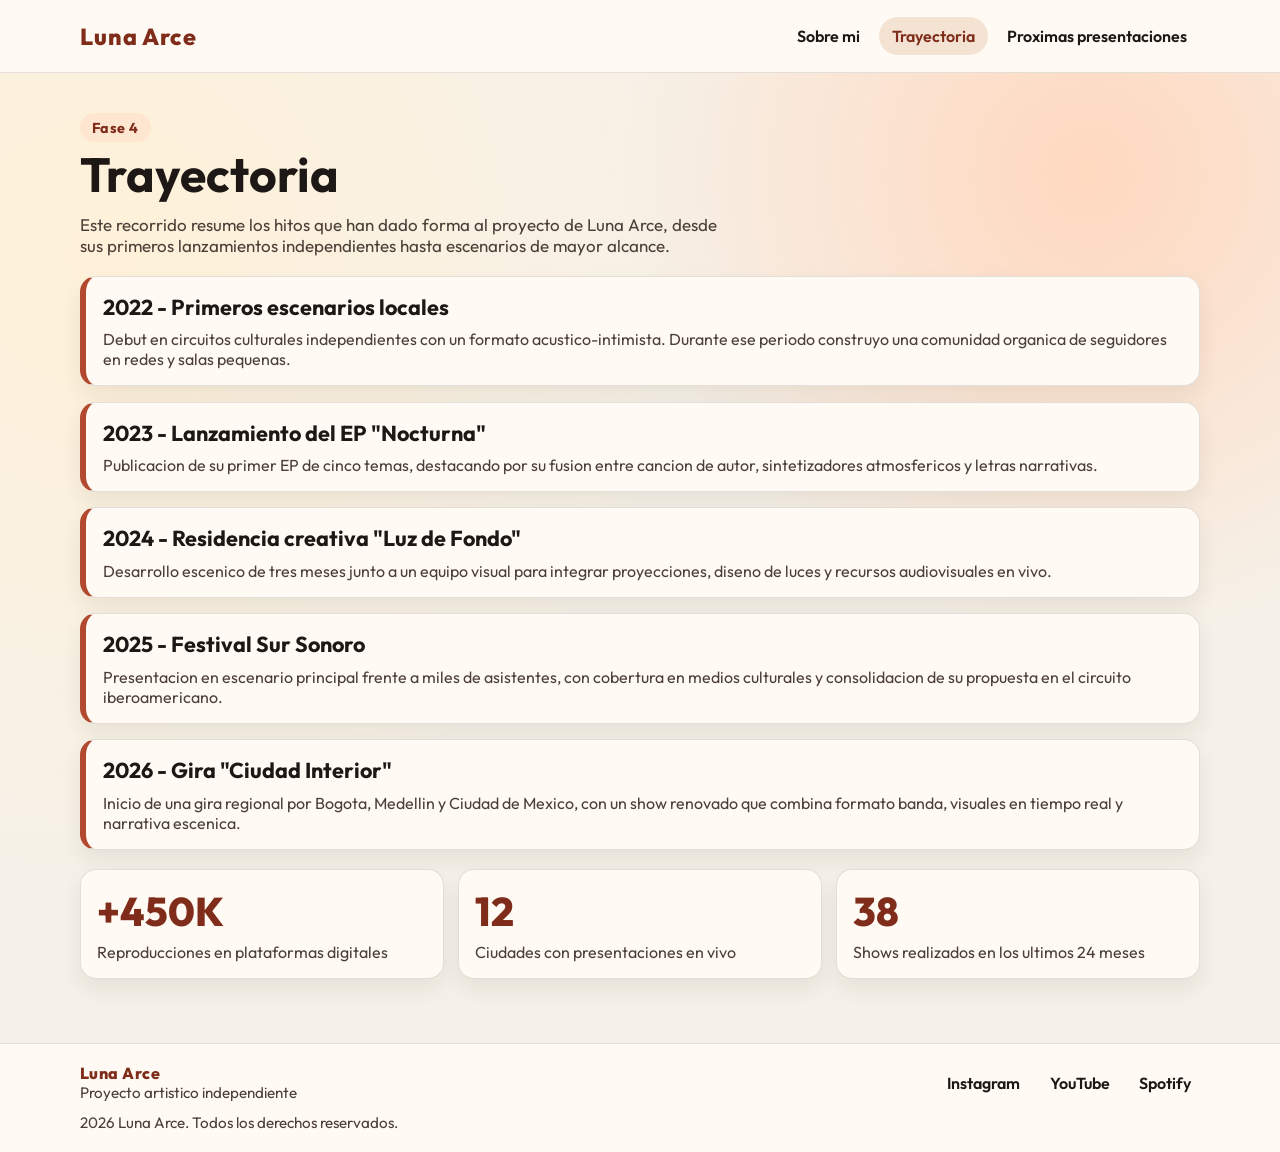
<file: trayectoria.html>
<!DOCTYPE html>
<html lang="es">
<head>
    <meta charset="UTF-8">
    <meta name="viewport" content="width=device-width, initial-scale=1.0">
    <title>Luna Arce | Trayectoria</title>
    <meta name="description" content="Recorre la trayectoria de Luna Arce: lanzamientos, festivales y colaboraciones que consolidan su propuesta artistica.">
        <meta name="robots" content="index,follow">
        <meta name="author" content="Luna Arce">
        <link rel="canonical" href="https://lunaarce.art/trayectoria.html">

        <meta property="og:type" content="article">
        <meta property="og:locale" content="es_ES">
        <meta property="og:site_name" content="Luna Arce">
        <meta property="og:title" content="Luna Arce | Trayectoria">
        <meta property="og:description" content="Linea de tiempo artistica con hitos, festivales y logros destacados.">
        <meta property="og:url" content="https://lunaarce.art/trayectoria.html">
        <meta property="og:image" content="https://images.unsplash.com/photo-1460723237483-7a6dc9d0b212?auto=format&fit=crop&w=1200&q=80">

        <meta name="twitter:card" content="summary_large_image">
        <meta name="twitter:title" content="Luna Arce | Trayectoria">
        <meta name="twitter:description" content="Conoce el recorrido artistico de Luna Arce desde sus inicios hasta su gira actual.">
        <meta name="twitter:image" content="https://images.unsplash.com/photo-1460723237483-7a6dc9d0b212?auto=format&fit=crop&w=1200&q=80">

    <link rel="stylesheet" href="styles.css">
    <script src="script.js" defer></script>

        <script type="application/ld+json">
        {
            "@context": "https://schema.org",
            "@type": "CollectionPage",
            "name": "Trayectoria de Luna Arce",
            "url": "https://lunaarce.art/trayectoria.html",
            "about": {
                "@type": "Person",
                "name": "Luna Arce"
            }
        }
        </script>
</head>
<body>
    <a class="skip-link" href="#contenido-principal">Saltar al contenido principal</a>

    <header class="site-header" aria-label="Encabezado principal">
        <div class="container nav-wrap">
            <a class="brand" href="index.html" aria-label="Ir al inicio">Luna Arce</a>

            <nav class="site-nav" aria-label="Navegacion principal">
                <button class="nav-toggle" type="button" aria-expanded="false" aria-controls="primary-navigation" aria-label="Abrir navegacion principal">
                    <span class="nav-toggle-box" aria-hidden="true">
                        <span class="nav-toggle-bar"></span>
                        <span class="nav-toggle-bar"></span>
                        <span class="nav-toggle-bar"></span>
                    </span>
                </button>
                <ul id="primary-navigation" class="nav-list" data-visible="false">
                    <li><a href="aboutme.html">Sobre mi</a></li>
                    <li><a href="trayectoria.html" aria-current="page">Trayectoria</a></li>
                    <li><a href="presentaciones.html">Proximas presentaciones</a></li>
                </ul>
            </nav>
        </div>
    </header>

    <main id="contenido-principal" class="page-main">
        <section class="section-shell" aria-labelledby="trayectoria-title">
            <div class="container">
                <p class="eyebrow">Fase 4</p>
                <h1 id="trayectoria-title" class="page-title">Trayectoria</h1>
                <p class="section-intro">
                    Este recorrido resume los hitos que han dado forma al proyecto de Luna Arce,
                    desde sus primeros lanzamientos independientes hasta escenarios de mayor alcance.
                </p>
            </div>
        </section>

        <section class="section-shell" aria-label="Linea de tiempo de trayectoria artistica">
            <div class="container">
                <ol class="timeline-list">
                    <li class="timeline-item">
                        <h2>2022 - Primeros escenarios locales</h2>
                        <p>
                            Debut en circuitos culturales independientes con un formato acustico-intimista.
                            Durante ese periodo construyo una comunidad organica de seguidores en redes y salas pequenas.
                        </p>
                    </li>
                    <li class="timeline-item">
                        <h2>2023 - Lanzamiento del EP "Nocturna"</h2>
                        <p>
                            Publicacion de su primer EP de cinco temas, destacando por su fusion entre cancion de autor,
                            sintetizadores atmosfericos y letras narrativas.
                        </p>
                    </li>
                    <li class="timeline-item">
                        <h2>2024 - Residencia creativa "Luz de Fondo"</h2>
                        <p>
                            Desarrollo escenico de tres meses junto a un equipo visual para integrar proyecciones,
                            diseno de luces y recursos audiovisuales en vivo.
                        </p>
                    </li>
                    <li class="timeline-item">
                        <h2>2025 - Festival Sur Sonoro</h2>
                        <p>
                            Presentacion en escenario principal frente a miles de asistentes, con cobertura en medios
                            culturales y consolidacion de su propuesta en el circuito iberoamericano.
                        </p>
                    </li>
                    <li class="timeline-item">
                        <h2>2026 - Gira "Ciudad Interior"</h2>
                        <p>
                            Inicio de una gira regional por Bogota, Medellin y Ciudad de Mexico, con un show renovado
                            que combina formato banda, visuales en tiempo real y narrativa escenica.
                        </p>
                    </li>
                </ol>
            </div>
        </section>

        <section class="section-shell" aria-label="Resumen de logros clave">
            <div class="container stats-grid">
                <article class="stat-card" aria-label="Reproducciones acumuladas">
                    <p class="stat-number">+450K</p>
                    <p class="stat-label">Reproducciones en plataformas digitales</p>
                </article>
                <article class="stat-card" aria-label="Ciudades visitadas">
                    <p class="stat-number">12</p>
                    <p class="stat-label">Ciudades con presentaciones en vivo</p>
                </article>
                <article class="stat-card" aria-label="Shows en los ultimos dos anos">
                    <p class="stat-number">38</p>
                    <p class="stat-label">Shows realizados en los ultimos 24 meses</p>
                </article>
            </div>
        </section>
    </main>

    <footer class="site-footer" aria-label="Pie de pagina">
        <div class="container footer-wrap">
            <div>
                <p class="footer-brand">Luna Arce</p>
                <p class="footer-copy">Proyecto artistico independiente</p>
            </div>

            <nav aria-label="Redes sociales">
                <ul class="footer-links">
                    <li><a href="https://www.instagram.com/" target="_blank" rel="noopener noreferrer">Instagram<span class="sr-only"> (abre en nueva pestana)</span></a></li>
                    <li><a href="https://www.youtube.com/" target="_blank" rel="noopener noreferrer">YouTube<span class="sr-only"> (abre en nueva pestana)</span></a></li>
                    <li><a href="https://open.spotify.com/" target="_blank" rel="noopener noreferrer">Spotify<span class="sr-only"> (abre en nueva pestana)</span></a></li>
                </ul>
            </nav>

            <p class="footer-legal">2026 Luna Arce. Todos los derechos reservados.</p>
        </div>
    </footer>
</body>
</html>
</file>
<file: styles.css>
@import url("https://fonts.googleapis.com/css2?family=Outfit:wght@400;600;700;800&display=swap");

:root {
    --bg: #f6f1e8;
    --surface: #fffaf2;
    --text: #1d1815;
    --muted: #4b3f38;
    --accent: #b2482e;
    --accent-strong: #7f2d1a;
    --focus: #0b63ce;
    --border: rgba(29, 24, 21, 0.12);
}

* {
    box-sizing: border-box;
}

html {
    scroll-behavior: smooth;
}

body {
    min-height: 100vh;
    min-height: 100dvh;
    display: flex;
    flex-direction: column;
    margin: 0;
    font-family: "Outfit", "Segoe UI", sans-serif;
    color: var(--text);
    background:
        radial-gradient(circle at 85% 15%, #ffd8bf 0%, transparent 32%),
        radial-gradient(circle at 8% 22%, #fff1d9 0%, transparent 42%),
        var(--bg);
}

main {
    flex: 1 0 auto;
}

.container {
    width: min(1120px, 92%);
    margin: 0 auto;
}

.sr-only {
    position: absolute;
    width: 1px;
    height: 1px;
    padding: 0;
    margin: -1px;
    overflow: hidden;
    clip: rect(0, 0, 0, 0);
    white-space: nowrap;
    border: 0;
}

.skip-link {
    position: absolute;
    left: -9999px;
    top: 0;
    background: var(--accent-strong);
    color: #fff;
    padding: 0.75rem 1rem;
    font-weight: 700;
}

.skip-link:focus {
    left: 1rem;
    top: 1rem;
    z-index: 1000;
}

.site-header {
    position: sticky;
    top: 0;
    z-index: 10;
    background: color-mix(in srgb, var(--surface) 93%, white 7%);
    border-bottom: 1px solid var(--border);
    backdrop-filter: blur(6px);
}

.nav-wrap {
    min-height: 4.5rem;
    display: flex;
    align-items: center;
    justify-content: space-between;
    gap: 1rem;
}

.brand {
    font-weight: 800;
    font-size: clamp(1.2rem, 2vw, 1.45rem);
    letter-spacing: 0.04em;
    color: var(--accent-strong);
    text-decoration: none;
    white-space: nowrap;
}

.site-nav {
    position: relative;
}

.nav-toggle {
    display: none;
    border: 1px solid rgba(127, 45, 26, 0.35);
    background: #fff;
    color: var(--accent-strong);
    border-radius: 999px;
    font-weight: 700;
    width: 2.3rem;
    height: 2.3rem;
    padding: 0;
    cursor: pointer;
}

.nav-toggle-box {
    width: 1rem;
    height: 0.82rem;
    display: inline-flex;
    flex-direction: column;
    justify-content: space-between;
}

.nav-toggle-bar {
    display: block;
    width: 100%;
    height: 2px;
    background: var(--accent-strong);
    border-radius: 999px;
}

.nav-list {
    list-style: none;
    margin: 0;
    padding: 0;
    display: flex;
    align-items: center;
    gap: 0.4rem;
}

.nav-list a {
    display: inline-block;
    padding: 0.55rem 0.8rem;
    border-radius: 999px;
    color: var(--text);
    text-decoration: none;
    font-weight: 600;
    transition: background-color 0.2s ease, color 0.2s ease;
}

.nav-list a:hover {
    background: #f4e2d3;
    color: var(--accent-strong);
}

.nav-list a[aria-current="page"] {
    background: #f4e2d3;
    color: var(--accent-strong);
}

.brand:focus-visible,
.nav-list a:focus-visible,
.nav-toggle:focus-visible {
    outline: 3px solid var(--focus);
    outline-offset: 2px;
}

.hero {
    min-height: calc(100vh - 4.5rem);
    display: grid;
    align-items: center;
    padding: 3rem 0 4rem;
}

.hero-grid {
    display: grid;
    grid-template-columns: 1.2fr 0.8fr;
    gap: 1.5rem;
    align-items: center;
}

.eyebrow {
    display: inline-block;
    margin: 0;
    padding: 0.35rem 0.75rem;
    border-radius: 999px;
    font-size: 0.9rem;
    font-weight: 700;
    letter-spacing: 0.03em;
    color: var(--accent-strong);
    background: #ffe6d1;
}

.hero-copy h1 {
    margin-top: 0;
    margin-bottom: 0.9rem;
    color: var(--text);
    font-size: clamp(2rem, 5vw, 3.4rem);
    line-height: 1.08;
    max-width: 18ch;
}

.hero-description {
    margin: 0;
    color: var(--muted);
    font-size: clamp(1rem, 1.4vw, 1.1rem);
    max-width: 56ch;
}

.hero-actions {
    margin-top: 1.5rem;
    display: flex;
    flex-wrap: wrap;
    gap: 0.75rem;
}

.btn-primary,
.btn-secondary {
    display: inline-block;
    text-decoration: none;
    font-weight: 700;
    padding: 0.7rem 1rem;
    border-radius: 999px;
    border: 2px solid transparent;
}

.btn-primary {
    background: linear-gradient(140deg, var(--accent) 0%, var(--accent-strong) 100%);
    color: #fff;
}

.btn-secondary {
    background: #fff;
    color: var(--accent-strong);
    border-color: rgba(127, 45, 26, 0.35);
}

.btn-primary:hover,
.btn-secondary:hover {
    transform: translateY(-1px);
}

.btn-primary:focus-visible,
.btn-secondary:focus-visible {
    outline: 3px solid var(--focus);
    outline-offset: 2px;
}

.hero-highlight {
    background: color-mix(in srgb, var(--surface) 92%, white 8%);
    border: 1px solid var(--border);
    border-radius: 18px;
    padding: 1.1rem 1.1rem 1rem;
    box-shadow: 0 12px 30px rgba(29, 24, 21, 0.08);
}

.hero-highlight h2 {
    margin-top: 0;
    margin-bottom: 0.7rem;
    font-size: 1.25rem;
}

.hero-highlight ul {
    margin: 0;
    padding-left: 1.1rem;
    color: var(--muted);
}

.hero-highlight li + li {
    margin-top: 0.45rem;
}

.page-main {
    padding: 2.5rem 0 4rem;
}

.section-shell + .section-shell {
    margin-top: 1.2rem;
}

.page-title {
    margin: 0.35rem 0 0.8rem;
    font-size: clamp(1.9rem, 4.5vw, 3rem);
    line-height: 1.12;
}

.section-intro {
    max-width: 60ch;
    margin: 0;
    color: var(--muted);
    font-size: 1.06rem;
}

.about-grid {
    display: grid;
    grid-template-columns: 1.1fr 0.9fr;
    gap: 1rem;
}

.about-card {
    background: color-mix(in srgb, var(--surface) 94%, white 6%);
    border: 1px solid var(--border);
    border-radius: 18px;
    padding: 1.15rem;
    box-shadow: 0 10px 24px rgba(29, 24, 21, 0.07);
}

.about-card h2 {
    margin-top: 0;
    margin-bottom: 0.7rem;
    font-size: 1.3rem;
}

.about-card p {
    color: var(--muted);
}

.about-card ul {
    margin: 0;
    padding-left: 1.1rem;
    color: var(--muted);
}

.about-card li + li {
    margin-top: 0.45rem;
}

.quote-block {
    border-left: 5px solid var(--accent);
    padding: 0.35rem 0 0.35rem 1rem;
    max-width: 60ch;
}

.quote-block p {
    margin: 0;
    color: var(--text);
    font-size: clamp(1.05rem, 2vw, 1.3rem);
    line-height: 1.45;
}

.quote-block span {
    display: inline-block;
    margin-top: 0.55rem;
    color: var(--muted);
    font-weight: 700;
}

.timeline-list {
    list-style: none;
    margin: 0;
    padding: 0;
    display: grid;
    gap: 0.95rem;
}

.timeline-item {
    background: color-mix(in srgb, var(--surface) 94%, white 6%);
    border: 1px solid var(--border);
    border-left: 6px solid var(--accent);
    border-radius: 16px;
    padding: 1rem 1.05rem;
    box-shadow: 0 10px 22px rgba(29, 24, 21, 0.07);
}

.timeline-item h2 {
    margin-top: 0;
    margin-bottom: 0.55rem;
    font-size: clamp(1.1rem, 2.4vw, 1.35rem);
}

.timeline-item p {
    margin: 0;
    color: var(--muted);
}

.stats-grid {
    display: grid;
    grid-template-columns: repeat(3, minmax(0, 1fr));
    gap: 0.9rem;
}

.stat-card {
    background: color-mix(in srgb, var(--surface) 94%, white 6%);
    border: 1px solid var(--border);
    border-radius: 16px;
    padding: 1rem;
    box-shadow: 0 10px 22px rgba(29, 24, 21, 0.07);
}

.stat-number {
    margin: 0;
    font-size: clamp(1.8rem, 4.5vw, 2.5rem);
    font-weight: 800;
    color: var(--accent-strong);
}

.stat-label {
    margin: 0.35rem 0 0;
    color: var(--muted);
}

.event-grid {
    display: grid;
    grid-template-columns: repeat(3, minmax(0, 1fr));
    gap: 0.9rem;
}

.event-card {
    background: color-mix(in srgb, var(--surface) 94%, white 6%);
    border: 1px solid var(--border);
    border-radius: 16px;
    padding: 1rem;
    box-shadow: 0 10px 22px rgba(29, 24, 21, 0.07);
}

.event-city {
    margin: 0;
    color: var(--accent-strong);
    font-weight: 700;
    letter-spacing: 0.02em;
}

.event-card h2 {
    margin: 0.35rem 0 0.55rem;
    font-size: 1.35rem;
}

.event-date {
    margin: 0;
    font-weight: 700;
    color: var(--text);
}

.event-copy {
    margin: 0.55rem 0 1rem;
    color: var(--muted);
}

.notice-box {
    background: color-mix(in srgb, var(--surface) 95%, white 5%);
    border: 1px solid var(--border);
    border-radius: 16px;
    padding: 1.1rem;
    box-shadow: 0 10px 22px rgba(29, 24, 21, 0.07);
}

.notice-box h2 {
    margin-top: 0;
    margin-bottom: 0.55rem;
    font-size: 1.4rem;
}

.notice-box p {
    margin-top: 0;
    color: var(--muted);
}

.site-footer {
    margin-top: auto;
    border-top: 1px solid var(--border);
    background: color-mix(in srgb, var(--surface) 95%, white 5%);
    padding: 1.2rem 0;
}

.footer-wrap {
    display: grid;
    grid-template-columns: 1fr auto;
    gap: 0.7rem 1.2rem;
    align-items: center;
}

.footer-brand {
    margin: 0;
    font-weight: 800;
    color: var(--accent-strong);
    letter-spacing: 0.03em;
}

.footer-copy,
.footer-legal {
    margin: 0;
    color: var(--muted);
    font-size: 0.95rem;
}

.footer-links {
    list-style: none;
    margin: 0;
    padding: 0;
    display: flex;
    gap: 0.75rem;
}

.footer-links a {
    color: var(--text);
    text-decoration: none;
    font-weight: 600;
    padding: 0.3rem 0.55rem;
    border-radius: 999px;
}

.footer-links a:hover {
    background: #f4e2d3;
    color: var(--accent-strong);
}

.footer-links a:focus-visible {
    outline: 3px solid var(--focus);
    outline-offset: 2px;
}

@media (prefers-reduced-motion: reduce) {
    html {
        scroll-behavior: auto;
    }

    *,
    *::before,
    *::after {
        animation-duration: 0.01ms !important;
        animation-iteration-count: 1 !important;
        transition-duration: 0.01ms !important;
    }

    .btn-primary:hover,
    .btn-secondary:hover {
        transform: none;
    }
}

@media (max-width: 820px) {
    .nav-wrap {
        justify-content: space-between;
        align-items: center;
        padding: 0.75rem 0;
        min-height: auto;
        gap: 0.75rem;
    }

    .site-nav {
        width: auto;
        margin-left: auto;
    }

    .nav-toggle {
        display: inline-flex;
        align-items: center;
        justify-content: center;
    }

    .nav-list {
        display: none;
        position: absolute;
        right: 0;
        top: calc(100% + 0.55rem);
        z-index: 30;
        width: max-content;
        min-width: 15rem;
        flex-direction: column;
        align-items: stretch;
        gap: 0.35rem;
        padding: 0.5rem;
        background: color-mix(in srgb, var(--surface) 96%, white 4%);
        border: 1px solid var(--border);
        border-radius: 12px;
    }

    .nav-list[data-visible="true"] {
        display: flex;
    }

    .nav-list a {
        text-align: left;
    }

    .hero {
        padding: 2rem 0 3rem;
    }

    .hero-grid {
        grid-template-columns: 1fr;
        gap: 1rem;
    }

    .hero-copy h1 {
        max-width: none;
    }

    .about-grid {
        grid-template-columns: 1fr;
    }

    .stats-grid {
        grid-template-columns: 1fr;
    }

    .event-grid {
        grid-template-columns: 1fr;
    }

    .footer-wrap {
        grid-template-columns: 1fr;
        align-items: start;
    }

    .footer-links {
        flex-wrap: wrap;
    }
}

@media (max-width: 560px) {
    .hero-actions {
        flex-direction: column;
        align-items: stretch;
    }

    .hero-actions .btn-primary,
    .hero-actions .btn-secondary,
    .event-card .btn-primary,
    .notice-box .btn-secondary {
        width: 100%;
        text-align: center;
    }

    .nav-toggle {
        width: 2.3rem;
    }
}
</file>
